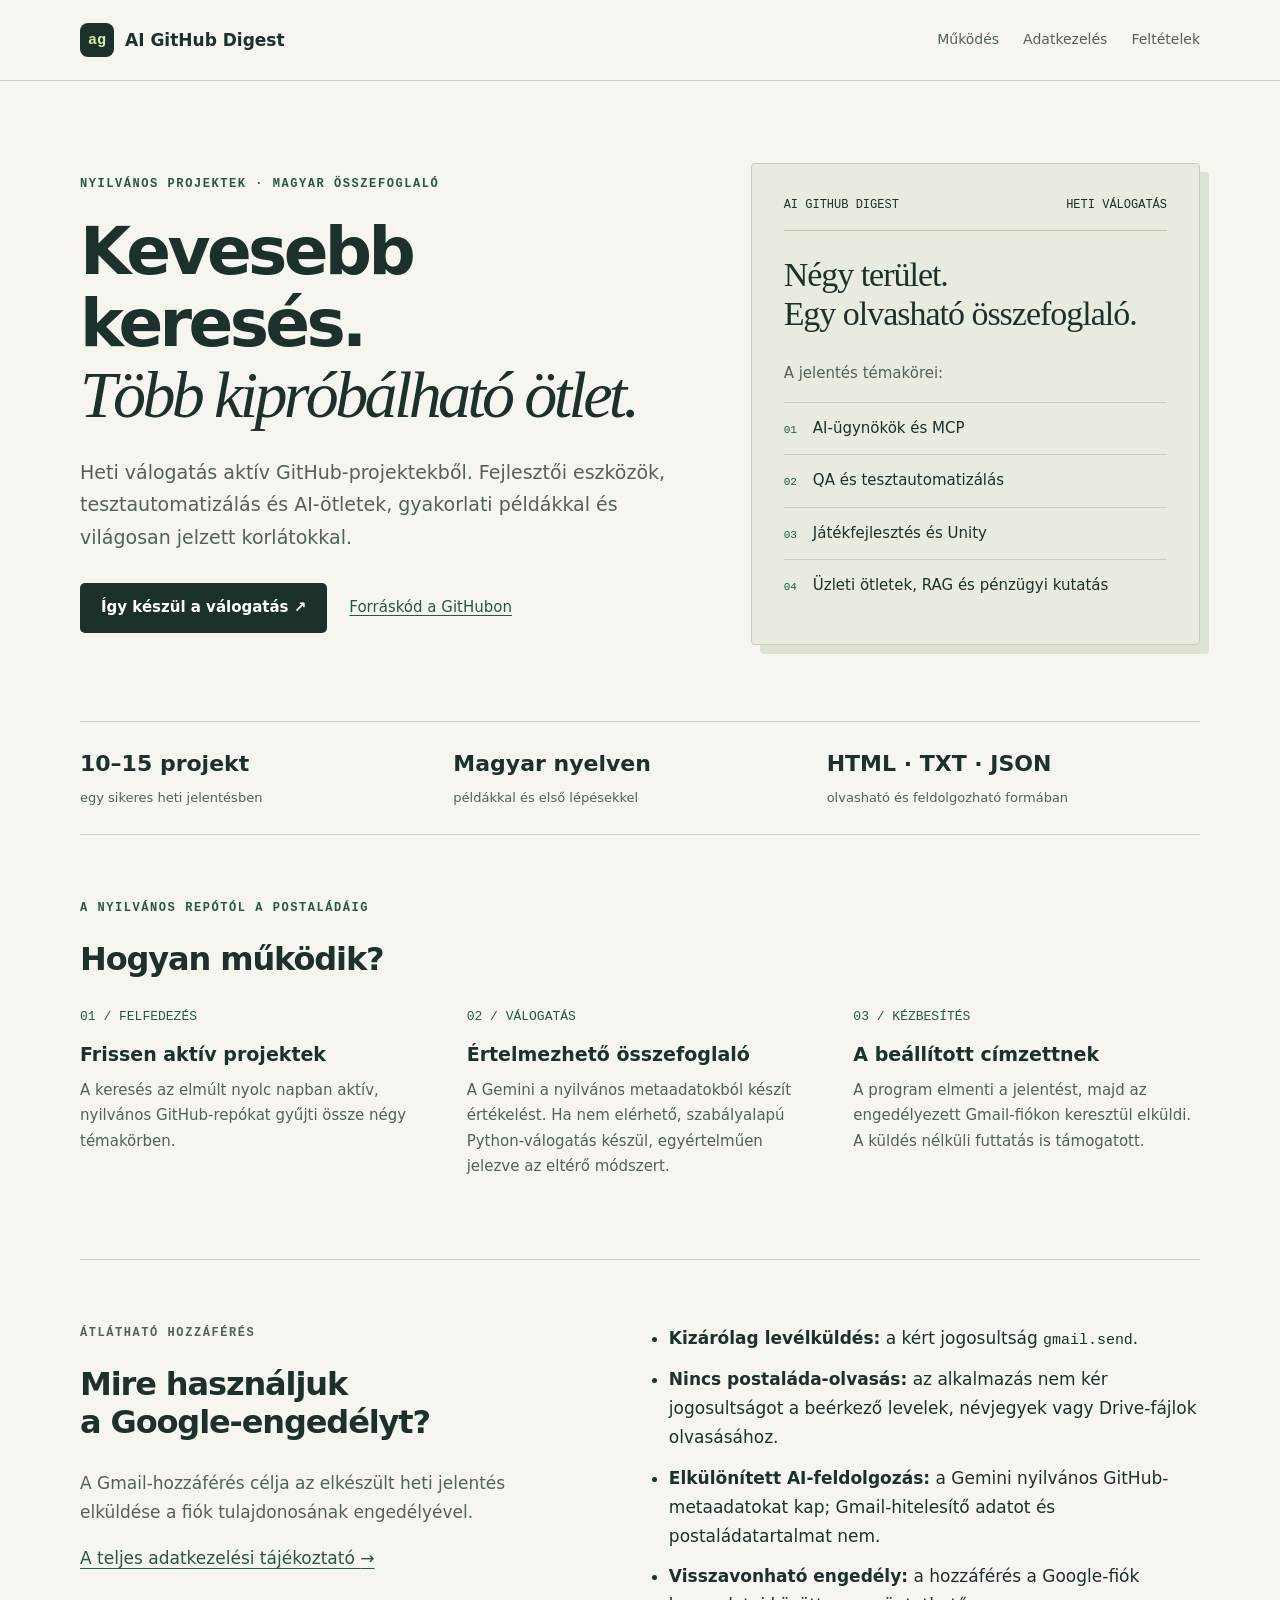
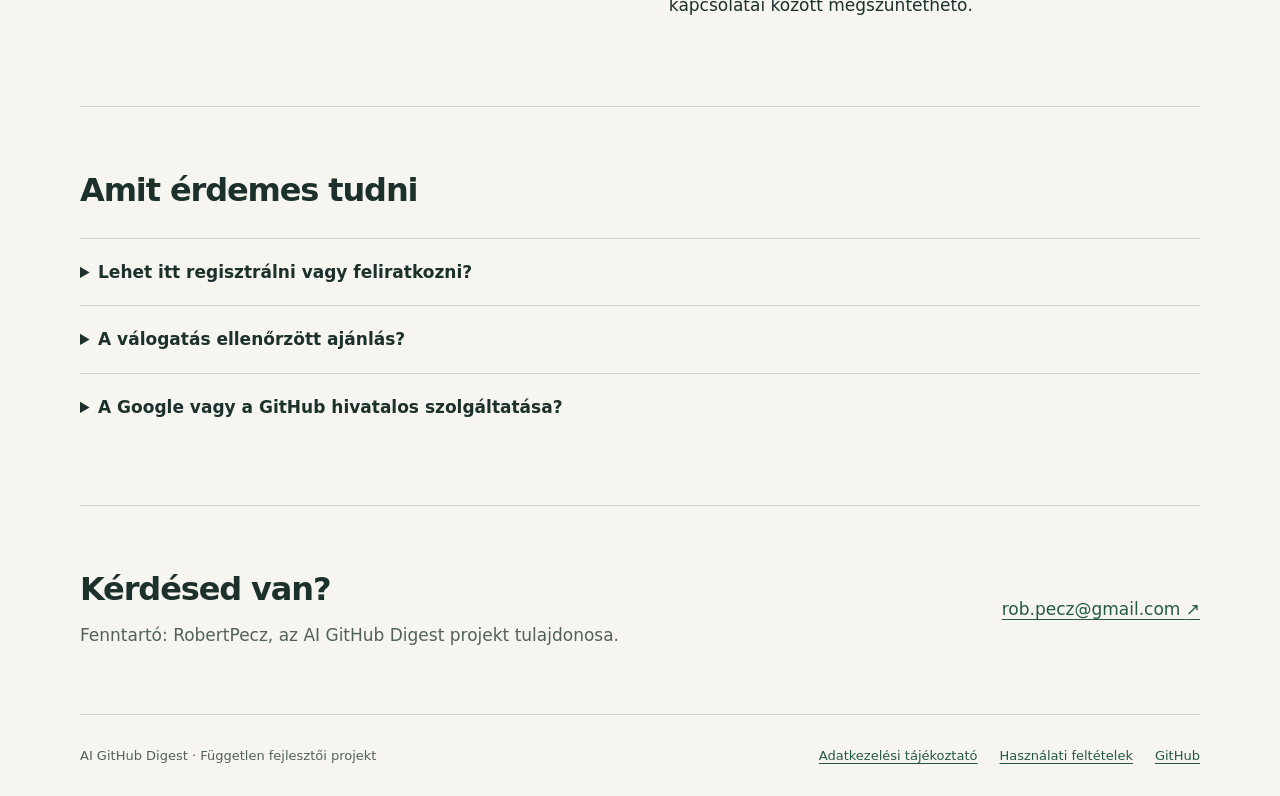
<file: docs/index.html>
<!doctype html>
<html lang="hu">
<head>
  <meta charset="utf-8">
  <meta name="viewport" content="width=device-width, initial-scale=1">
  <meta name="description" content="Az AI GitHub Digest nyilvános GitHub-projektekből készít heti magyar összefoglalót, és engedélyezett Gmail-fiókon keresztül kézbesíti.">
  <meta name="theme-color" content="#1c302c">
  <title>AI GitHub Digest — heti fejlesztői válogatás</title>
  <link rel="stylesheet" href="styles.css">
</head>
<body>
  <a class="skip" href="#main">Ugrás a tartalomra</a>
  <header><div class="wrap header-inner">
    <a class="brand" href="index.html" aria-label="AI GitHub Digest főoldal"><span class="mark" aria-hidden="true">ag</span>AI GitHub Digest</a>
    <nav aria-label="Fő navigáció"><a href="#mukodes">Működés</a><a href="privacy.html">Adatkezelés</a><a href="terms.html">Feltételek</a></nav>
  </div></header>
  <main id="main" class="wrap">
    <section class="hero" aria-labelledby="title">
      <div>
        <p class="eyebrow">Nyilvános projektek · Magyar összefoglaló</p>
        <h1 id="title">Kevesebb keresés.<br><em>Több kipróbálható ötlet.</em></h1>
        <p class="lead">Heti válogatás aktív GitHub-projektekből. Fejlesztői eszközök, tesztautomatizálás és AI-ötletek, gyakorlati példákkal és világosan jelzett korlátokkal.</p>
        <div class="actions"><a class="button" href="#mukodes">Így készül a válogatás <span aria-hidden="true">↗</span></a><a href="https://github.com/RobertPecz/ai-github-digest">Forráskód a GitHubon</a></div>
      </div>
      <aside class="edition" aria-label="A válogatás témái">
        <div class="edition-top"><span>AI GITHUB DIGEST</span><span>HETI VÁLOGATÁS</span></div>
        <h2>Négy terület.<br>Egy olvasható összefoglaló.</h2>
        <p>A jelentés témakörei:</p>
        <div class="topic"><span>01</span>AI-ügynökök és MCP</div>
        <div class="topic"><span>02</span>QA és tesztautomatizálás</div>
        <div class="topic"><span>03</span>Játékfejlesztés és Unity</div>
        <div class="topic"><span>04</span>Üzleti ötletek, RAG és pénzügyi kutatás</div>
      </aside>
    </section>
    <div class="facts" aria-label="A jelentés jellemzői">
      <div><strong>10–15 projekt</strong><span>egy sikeres heti jelentésben</span></div>
      <div><strong>Magyar nyelven</strong><span>példákkal és első lépésekkel</span></div>
      <div><strong>HTML · TXT · JSON</strong><span>olvasható és feldolgozható formában</span></div>
    </div>
    <section class="section" id="mukodes" aria-labelledby="how-title">
      <p class="eyebrow">A nyilvános repótól a postaládáig</p>
      <h2 id="how-title">Hogyan működik?</h2>
      <ol class="steps">
        <li><span class="number">01 / FELFEDEZÉS</span><h3>Frissen aktív projektek</h3><p>A keresés az elmúlt nyolc napban aktív, nyilvános GitHub-repókat gyűjti össze négy témakörben.</p></li>
        <li><span class="number">02 / VÁLOGATÁS</span><h3>Értelmezhető összefoglaló</h3><p>A Gemini a nyilvános metaadatokból készít értékelést. Ha nem elérhető, szabályalapú Python-válogatás készül, egyértelműen jelezve az eltérő módszert.</p></li>
        <li><span class="number">03 / KÉZBESÍTÉS</span><h3>A beállított címzettnek</h3><p>A program elmenti a jelentést, majd az engedélyezett Gmail-fiókon keresztül elküldi. A küldés nélküli futtatás is támogatott.</p></li>
      </ol>
    </section>
    <section class="section access" aria-labelledby="access-title">
      <div><p class="eyebrow">Átlátható hozzáférés</p><h2 id="access-title">Mire használjuk<br>a Google-engedélyt?</h2><p>A Gmail-hozzáférés célja az elkészült heti jelentés elküldése a fiók tulajdonosának engedélyével.</p><a href="privacy.html">A teljes adatkezelési tájékoztató <span aria-hidden="true">→</span></a></div>
      <div><ul><li><strong>Kizárólag levélküldés:</strong> a kért jogosultság <code>gmail.send</code>.</li><li><strong>Nincs postaláda-olvasás:</strong> az alkalmazás nem kér jogosultságot a beérkező levelek, névjegyek vagy Drive-fájlok olvasásához.</li><li><strong>Elkülönített AI-feldolgozás:</strong> a Gemini nyilvános GitHub-metaadatokat kap; Gmail-hitelesítő adatot és postaládatartalmat nem.</li><li><strong>Visszavonható engedély:</strong> a hozzáférés a Google-fiók kapcsolatai között megszüntethető.</li></ul></div>
    </section>
    <section class="section" aria-labelledby="questions-title">
      <h2 id="questions-title">Amit érdemes tudni</h2>
      <details><summary>Lehet itt regisztrálni vagy feliratkozni?</summary><p>A projekt jelenleg személyes automatizálás. Ez az oldal a működését és adatkezelését mutatja be; nincs nyilvános regisztráció vagy hírlevél-feliratkozás.</p></details>
      <details><summary>A válogatás ellenőrzött ajánlás?</summary><p>A leírások GitHub-metaadatokra épülnek, és nem jelentenek kódauditot. A licenceket, függőségeket és a projektek tényleges működését használat előtt külön ellenőrizni kell. Az üzleti ötletek nem igazolt bevételi ígéretek.</p></details>
      <details><summary>A Google vagy a GitHub hivatalos szolgáltatása?</summary><p>Nem. Az AI GitHub Digest független projekt, amely a GitHub és a Google API-jait használja. A megnevezések a használt szolgáltatásokat azonosítják, és nem jelentenek jóváhagyást vagy partnerséget.</p></details>
    </section>
    <section class="section contact" aria-labelledby="contact-title"><div><h2 id="contact-title">Kérdésed van?</h2><p>Fenntartó: RobertPecz, az AI GitHub Digest projekt tulajdonosa.</p></div><a href="mailto:rob.pecz@gmail.com">rob.pecz@gmail.com <span aria-hidden="true">↗</span></a></section>
  </main>
  <footer><div class="wrap footer-inner"><span>AI GitHub Digest · Független fejlesztői projekt</span><div class="footer-links"><a href="privacy.html">Adatkezelési tájékoztató</a><a href="terms.html">Használati feltételek</a><a href="https://github.com/RobertPecz/ai-github-digest">GitHub</a></div></div></footer>
</body>
</html>
</file>
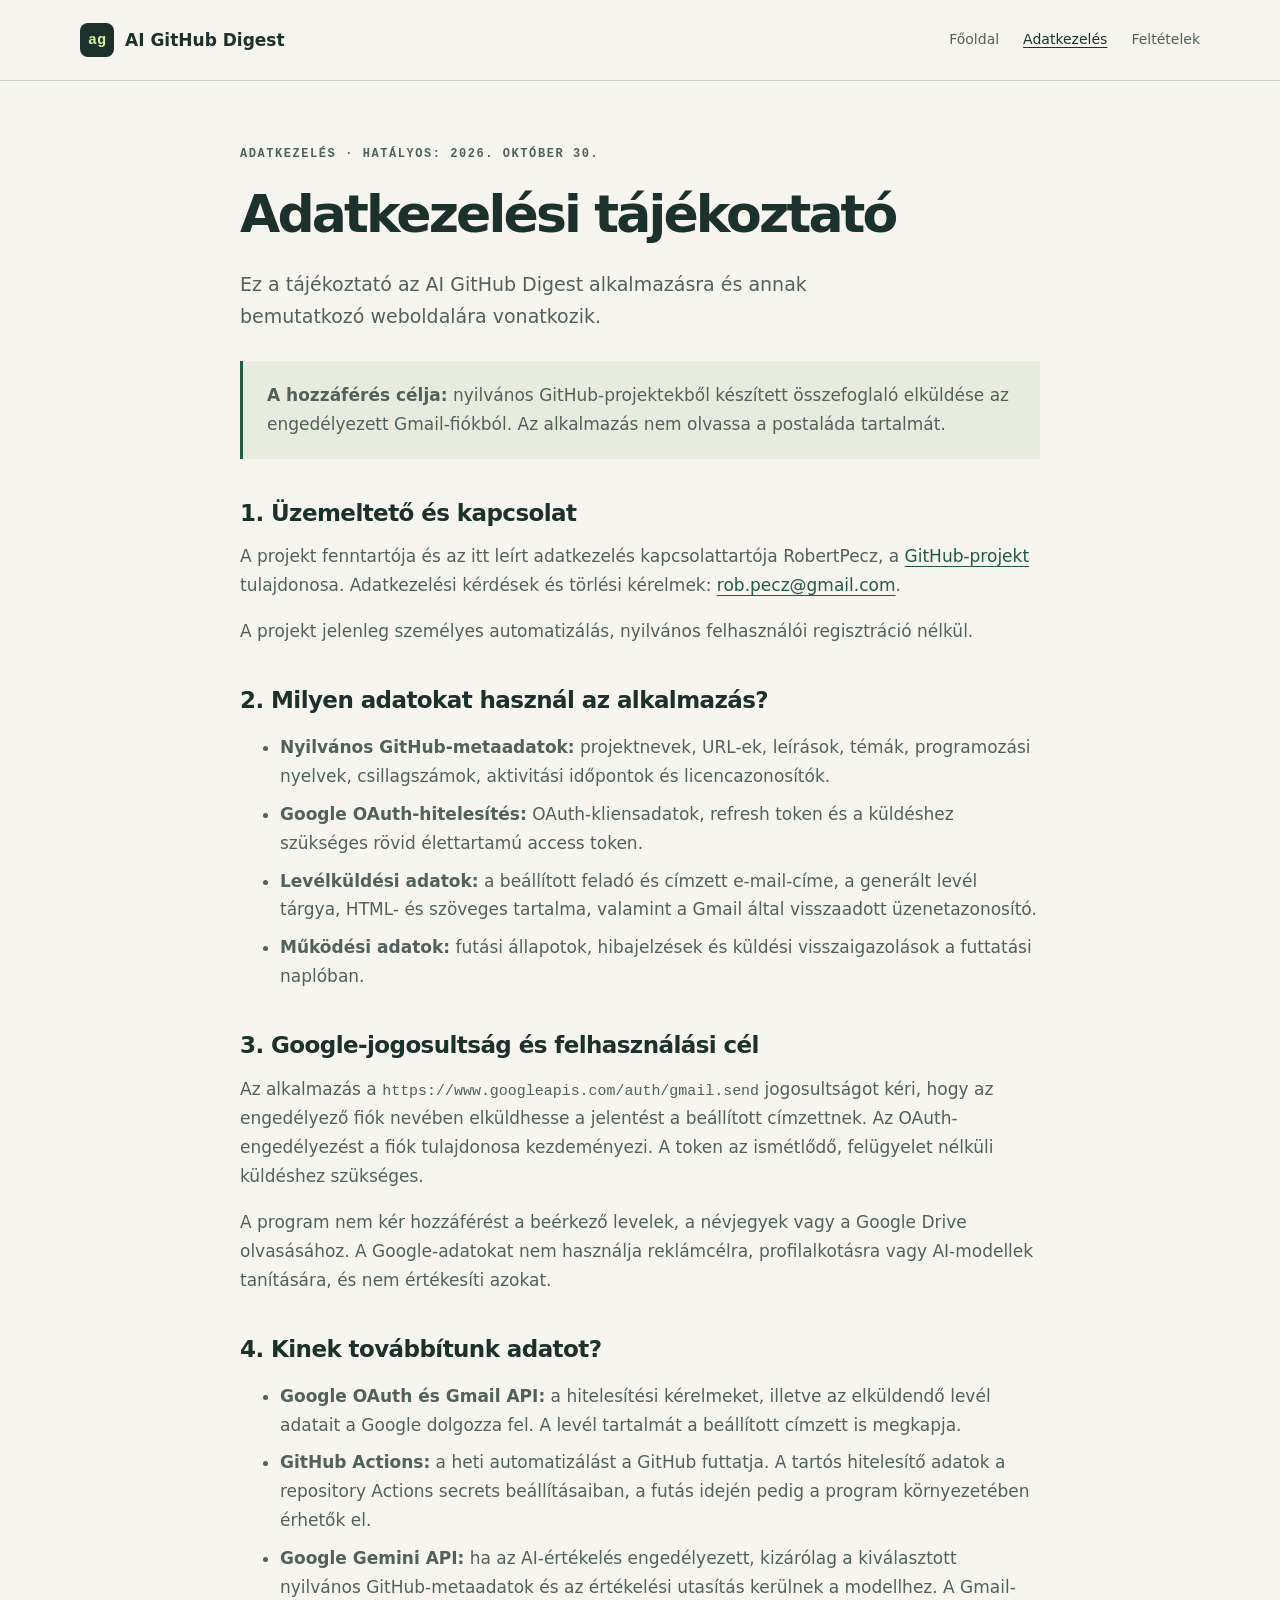
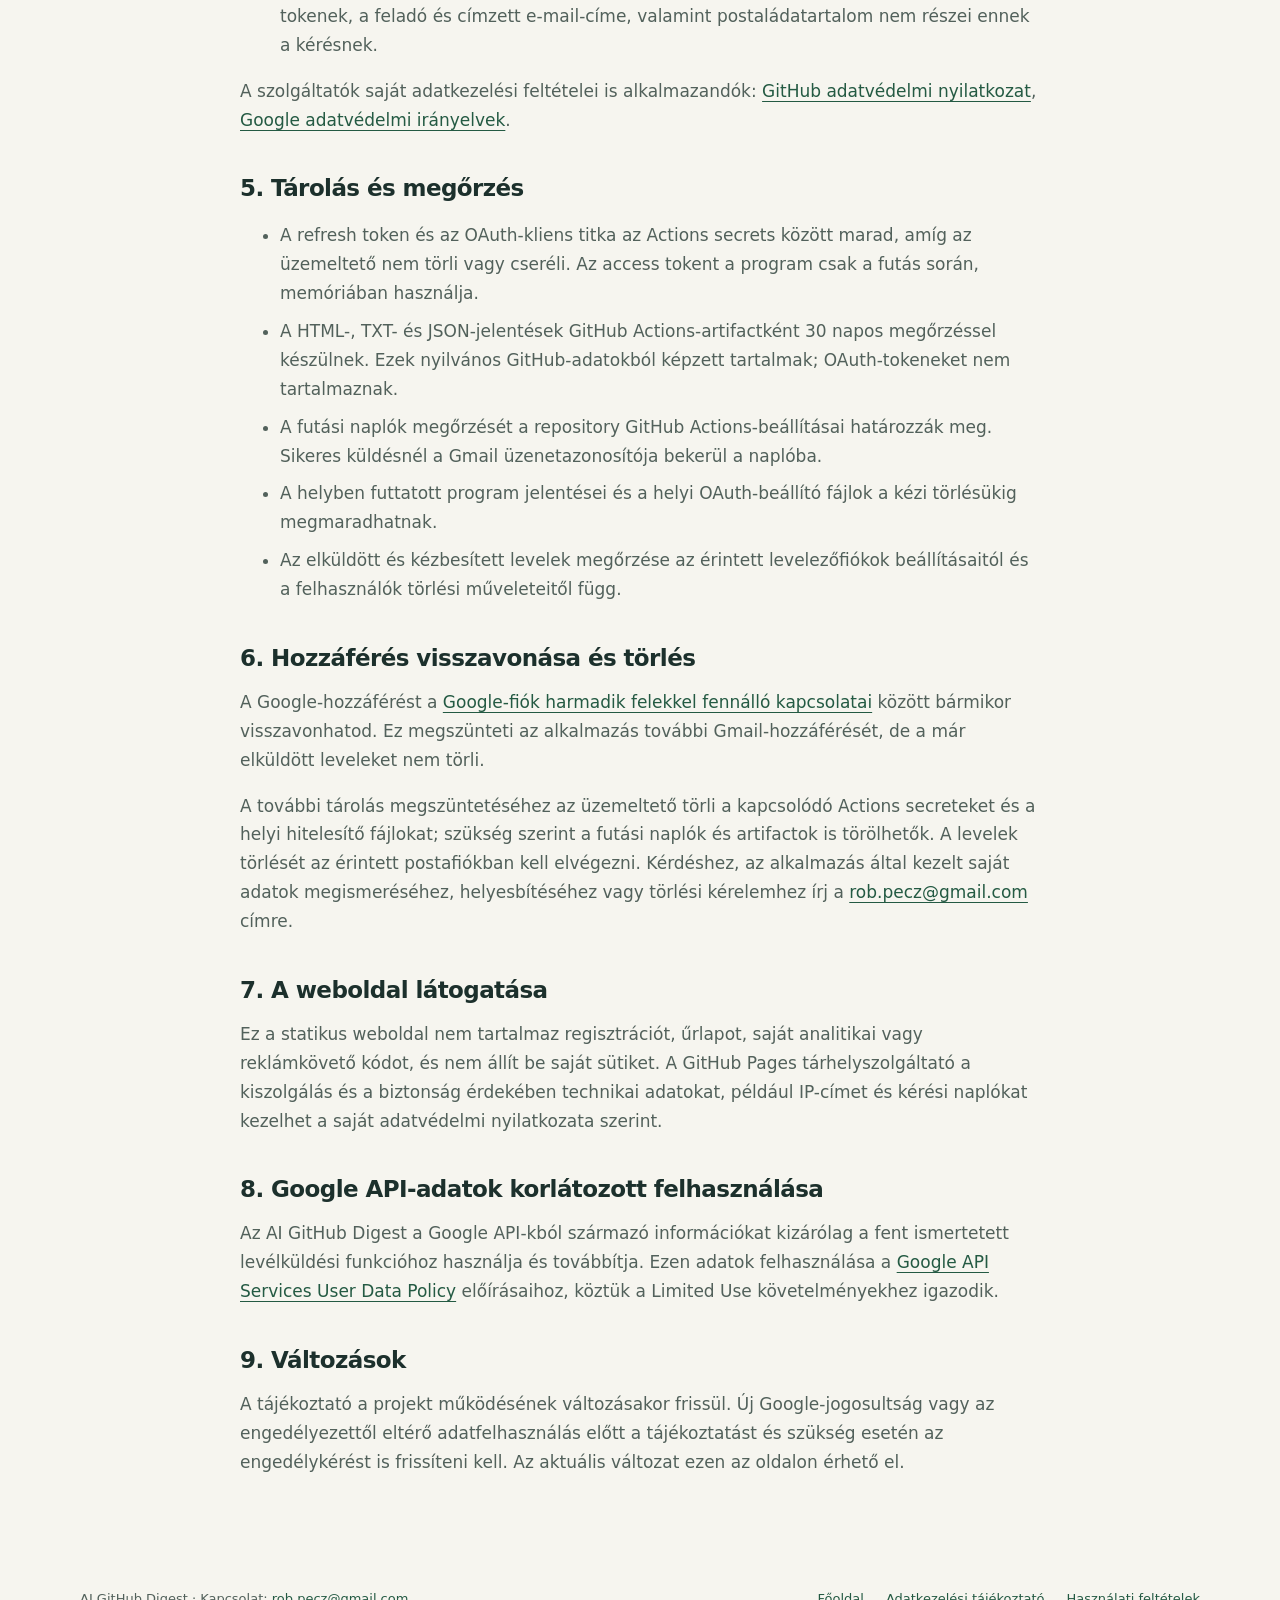
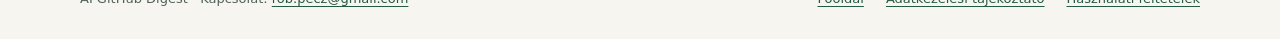
<file: docs/privacy.html>
<!doctype html>
<html lang="hu">
<head>
  <meta charset="utf-8">
  <meta name="viewport" content="width=device-width, initial-scale=1">
  <meta name="description" content="Az AI GitHub Digest adatkezelése: Gmail-engedélyek, adattovábbítás, megőrzés és a hozzáférés visszavonása.">
  <title>Adatkezelési tájékoztató — AI GitHub Digest</title>
  <link rel="stylesheet" href="styles.css">
</head>
<body>
  <a class="skip" href="#main">Ugrás a tartalomra</a>
  <header><div class="wrap header-inner">
    <a class="brand" href="index.html"><span class="mark" aria-hidden="true">ag</span>AI GitHub Digest</a>
    <nav aria-label="Fő navigáció"><a href="index.html">Főoldal</a><a href="privacy.html" aria-current="page">Adatkezelés</a><a href="terms.html">Feltételek</a></nav>
  </div></header>
  <main id="main" class="wrap legal">
    <p class="eyebrow">Adatkezelés · Hatályos: 2026. október 30.</p>
    <h1>Adatkezelési tájékoztató</h1>
    <p class="lead">Ez a tájékoztató az AI GitHub Digest alkalmazásra és annak bemutatkozó weboldalára vonatkozik.</p>
    <div class="notice"><p><strong>A hozzáférés célja:</strong> nyilvános GitHub-projektekből készített összefoglaló elküldése az engedélyezett Gmail-fiókból. Az alkalmazás nem olvassa a postaláda tartalmát.</p></div>
    <h2>1. Üzemeltető és kapcsolat</h2>
    <p>A projekt fenntartója és az itt leírt adatkezelés kapcsolattartója RobertPecz, a <a href="https://github.com/RobertPecz/ai-github-digest">GitHub-projekt</a> tulajdonosa. Adatkezelési kérdések és törlési kérelmek: <a href="mailto:rob.pecz@gmail.com">rob.pecz@gmail.com</a>.</p>
    <p>A projekt jelenleg személyes automatizálás, nyilvános felhasználói regisztráció nélkül.</p>
    <h2>2. Milyen adatokat használ az alkalmazás?</h2>
    <ul>
      <li><strong>Nyilvános GitHub-metaadatok:</strong> projektnevek, URL-ek, leírások, témák, programozási nyelvek, csillagszámok, aktivitási időpontok és licencazonosítók.</li>
      <li><strong>Google OAuth-hitelesítés:</strong> OAuth-kliensadatok, refresh token és a küldéshez szükséges rövid élettartamú access token.</li>
      <li><strong>Levélküldési adatok:</strong> a beállított feladó és címzett e-mail-címe, a generált levél tárgya, HTML- és szöveges tartalma, valamint a Gmail által visszaadott üzenetazonosító.</li>
      <li><strong>Működési adatok:</strong> futási állapotok, hibajelzések és küldési visszaigazolások a futtatási naplóban.</li>
    </ul>
    <h2>3. Google-jogosultság és felhasználási cél</h2>
    <p>Az alkalmazás a <code>https://www.googleapis.com/auth/gmail.send</code> jogosultságot kéri, hogy az engedélyező fiók nevében elküldhesse a jelentést a beállított címzettnek. Az OAuth-engedélyezést a fiók tulajdonosa kezdeményezi. A token az ismétlődő, felügyelet nélküli küldéshez szükséges.</p>
    <p>A program nem kér hozzáférést a beérkező levelek, a névjegyek vagy a Google Drive olvasásához. A Google-adatokat nem használja reklámcélra, profilalkotásra vagy AI-modellek tanítására, és nem értékesíti azokat.</p>
    <h2>4. Kinek továbbítunk adatot?</h2>
    <ul>
      <li><strong>Google OAuth és Gmail API:</strong> a hitelesítési kérelmeket, illetve az elküldendő levél adatait a Google dolgozza fel. A levél tartalmát a beállított címzett is megkapja.</li>
      <li><strong>GitHub Actions:</strong> a heti automatizálást a GitHub futtatja. A tartós hitelesítő adatok a repository Actions secrets beállításaiban, a futás idején pedig a program környezetében érhetők el.</li>
      <li><strong>Google Gemini API:</strong> ha az AI-értékelés engedélyezett, kizárólag a kiválasztott nyilvános GitHub-metaadatok és az értékelési utasítás kerülnek a modellhez. A Gmail-tokenek, a feladó és címzett e-mail-címe, valamint postaládatartalom nem részei ennek a kérésnek.</li>
    </ul>
    <p>A szolgáltatók saját adatkezelési feltételei is alkalmazandók: <a href="https://docs.github.com/en/site-policy/privacy-policies/github-general-privacy-statement">GitHub adatvédelmi nyilatkozat</a>, <a href="https://policies.google.com/privacy">Google adatvédelmi irányelvek</a>.</p>
    <h2>5. Tárolás és megőrzés</h2>
    <ul>
      <li>A refresh token és az OAuth-kliens titka az Actions secrets között marad, amíg az üzemeltető nem törli vagy cseréli. Az access tokent a program csak a futás során, memóriában használja.</li>
      <li>A HTML-, TXT- és JSON-jelentések GitHub Actions-artifactként 30 napos megőrzéssel készülnek. Ezek nyilvános GitHub-adatokból képzett tartalmak; OAuth-tokeneket nem tartalmaznak.</li>
      <li>A futási naplók megőrzését a repository GitHub Actions-beállításai határozzák meg. Sikeres küldésnél a Gmail üzenetazonosítója bekerül a naplóba.</li>
      <li>A helyben futtatott program jelentései és a helyi OAuth-beállító fájlok a kézi törlésükig megmaradhatnak.</li>
      <li>Az elküldött és kézbesített levelek megőrzése az érintett levelezőfiókok beállításaitól és a felhasználók törlési műveleteitől függ.</li>
    </ul>
    <h2>6. Hozzáférés visszavonása és törlés</h2>
    <p>A Google-hozzáférést a <a href="https://myaccount.google.com/connections">Google-fiók harmadik felekkel fennálló kapcsolatai</a> között bármikor visszavonhatod. Ez megszünteti az alkalmazás további Gmail-hozzáférését, de a már elküldött leveleket nem törli.</p>
    <p>A további tárolás megszüntetéséhez az üzemeltető törli a kapcsolódó Actions secreteket és a helyi hitelesítő fájlokat; szükség szerint a futási naplók és artifactok is törölhetők. A levelek törlését az érintett postafiókban kell elvégezni. Kérdéshez, az alkalmazás által kezelt saját adatok megismeréséhez, helyesbítéséhez vagy törlési kérelemhez írj a <a href="mailto:rob.pecz@gmail.com">rob.pecz@gmail.com</a> címre.</p>
    <h2>7. A weboldal látogatása</h2>
    <p>Ez a statikus weboldal nem tartalmaz regisztrációt, űrlapot, saját analitikai vagy reklámkövető kódot, és nem állít be saját sütiket. A GitHub Pages tárhelyszolgáltató a kiszolgálás és a biztonság érdekében technikai adatokat, például IP-címet és kérési naplókat kezelhet a saját adatvédelmi nyilatkozata szerint.</p>
    <h2>8. Google API-adatok korlátozott felhasználása</h2>
    <p>Az AI GitHub Digest a Google API-kból származó információkat kizárólag a fent ismertetett levélküldési funkcióhoz használja és továbbítja. Ezen adatok felhasználása a <a href="https://developers.google.com/terms/api-services-user-data-policy">Google API Services User Data Policy</a> előírásaihoz, köztük a Limited Use követelményekhez igazodik.</p>
    <h2>9. Változások</h2>
    <p>A tájékoztató a projekt működésének változásakor frissül. Új Google-jogosultság vagy az engedélyezettől eltérő adatfelhasználás előtt a tájékoztatást és szükség esetén az engedélykérést is frissíteni kell. Az aktuális változat ezen az oldalon érhető el.</p>
  </main>
  <footer><div class="wrap footer-inner"><span>AI GitHub Digest · Kapcsolat: <a href="mailto:rob.pecz@gmail.com">rob.pecz@gmail.com</a></span><div class="footer-links"><a href="index.html">Főoldal</a><a href="privacy.html">Adatkezelési tájékoztató</a><a href="terms.html">Használati feltételek</a></div></div></footer>
</body>
</html>
</file>
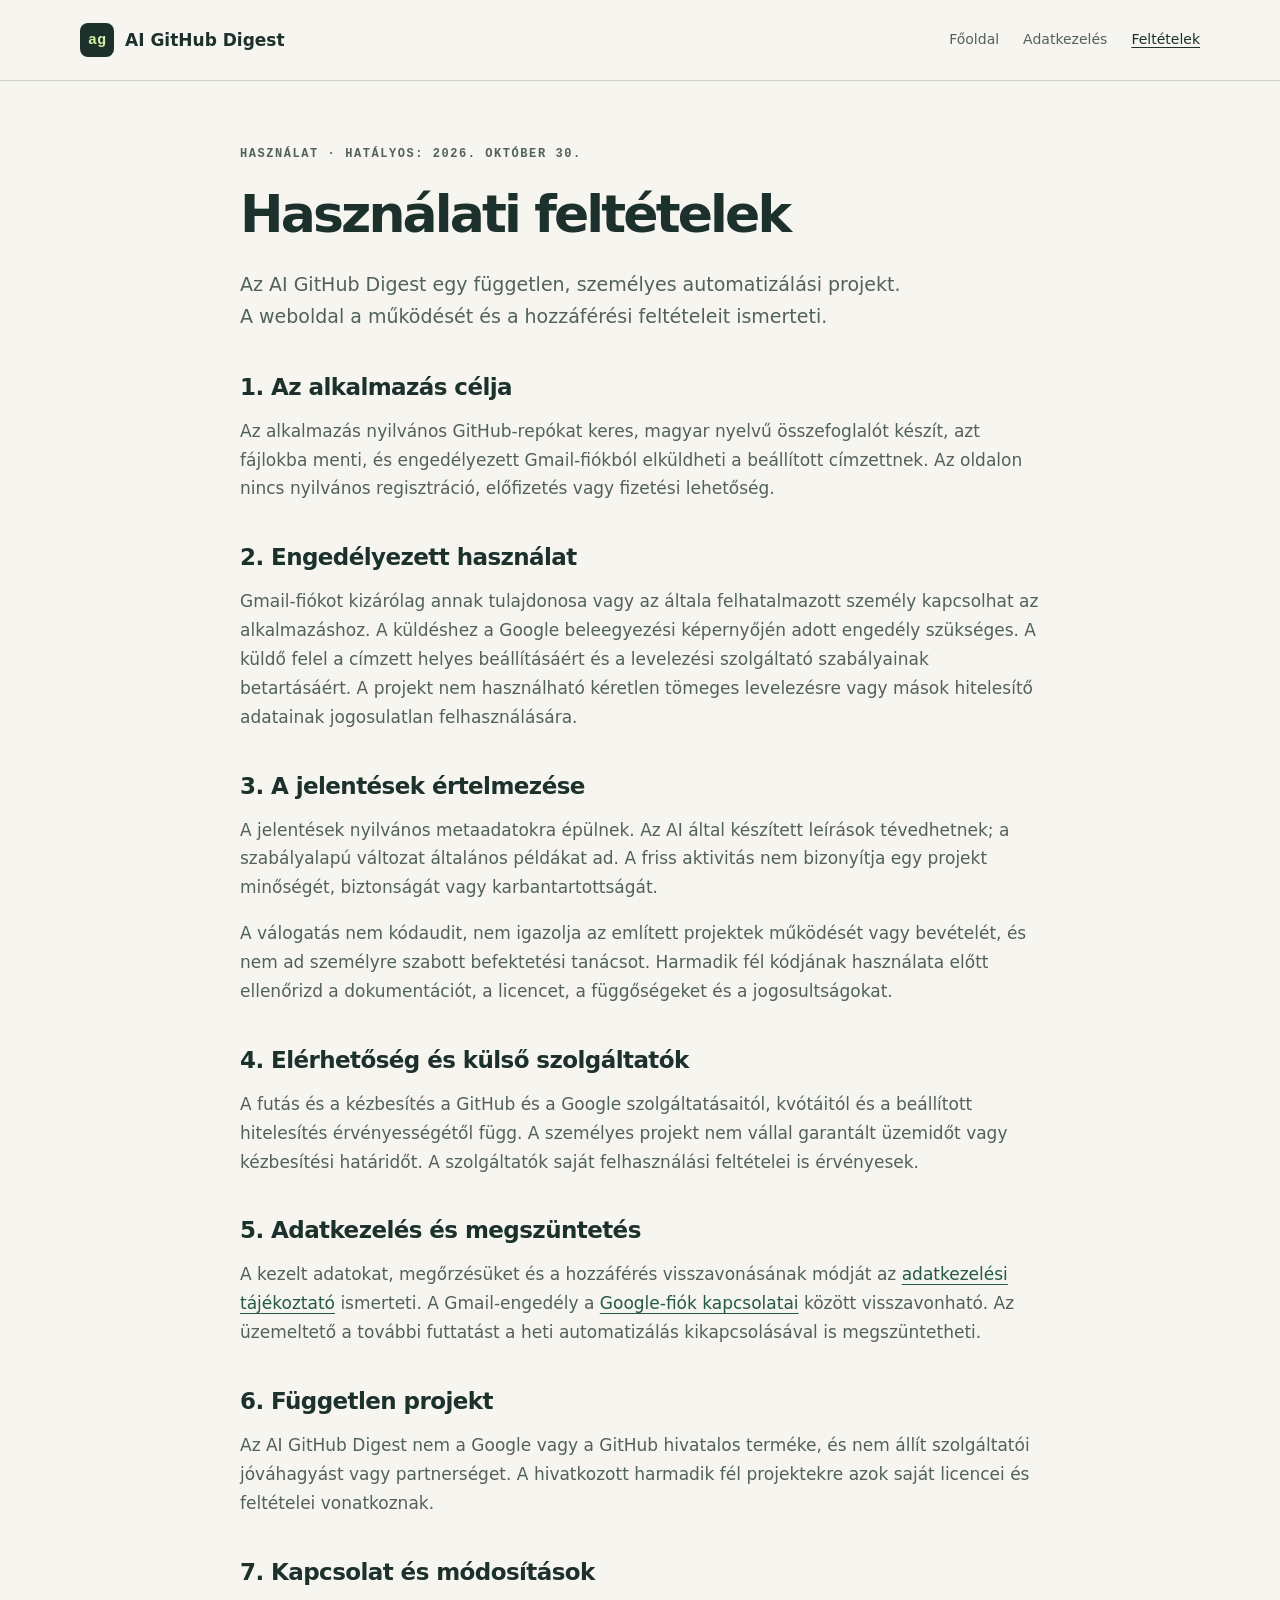
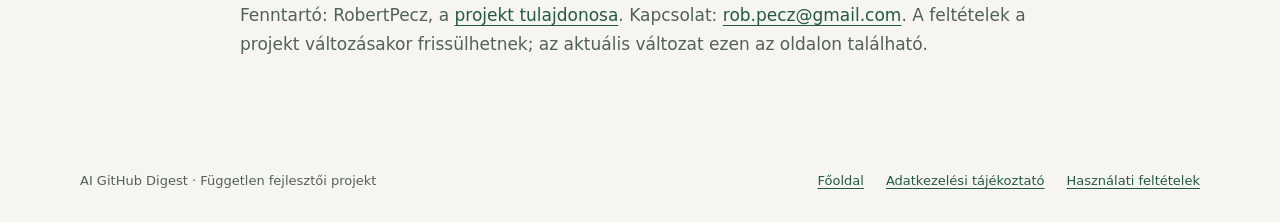
<file: docs/terms.html>
<!doctype html>
<html lang="hu">
<head>
  <meta charset="utf-8">
  <meta name="viewport" content="width=device-width, initial-scale=1">
  <meta name="description" content="Az AI GitHub Digest használati feltételei: személyes automatizálás, engedélyezett levélküldés és a jelentések korlátai.">
  <title>Használati feltételek — AI GitHub Digest</title>
  <link rel="stylesheet" href="styles.css">
</head>
<body>
  <a class="skip" href="#main">Ugrás a tartalomra</a>
  <header><div class="wrap header-inner">
    <a class="brand" href="index.html"><span class="mark" aria-hidden="true">ag</span>AI GitHub Digest</a>
    <nav aria-label="Fő navigáció"><a href="index.html">Főoldal</a><a href="privacy.html">Adatkezelés</a><a href="terms.html" aria-current="page">Feltételek</a></nav>
  </div></header>
  <main id="main" class="wrap legal">
    <p class="eyebrow">Használat · Hatályos: 2026. október 30.</p>
    <h1>Használati feltételek</h1>
    <p class="lead">Az AI GitHub Digest egy független, személyes automatizálási projekt. A weboldal a működését és a hozzáférési feltételeit ismerteti.</p>
    <h2>1. Az alkalmazás célja</h2>
    <p>Az alkalmazás nyilvános GitHub-repókat keres, magyar nyelvű összefoglalót készít, azt fájlokba menti, és engedélyezett Gmail-fiókból elküldheti a beállított címzettnek. Az oldalon nincs nyilvános regisztráció, előfizetés vagy fizetési lehetőség.</p>
    <h2>2. Engedélyezett használat</h2>
    <p>Gmail-fiókot kizárólag annak tulajdonosa vagy az általa felhatalmazott személy kapcsolhat az alkalmazáshoz. A küldéshez a Google beleegyezési képernyőjén adott engedély szükséges. A küldő felel a címzett helyes beállításáért és a levelezési szolgáltató szabályainak betartásáért. A projekt nem használható kéretlen tömeges levelezésre vagy mások hitelesítő adatainak jogosulatlan felhasználására.</p>
    <h2>3. A jelentések értelmezése</h2>
    <p>A jelentések nyilvános metaadatokra épülnek. Az AI által készített leírások tévedhetnek; a szabályalapú változat általános példákat ad. A friss aktivitás nem bizonyítja egy projekt minőségét, biztonságát vagy karbantartottságát.</p>
    <p>A válogatás nem kódaudit, nem igazolja az említett projektek működését vagy bevételét, és nem ad személyre szabott befektetési tanácsot. Harmadik fél kódjának használata előtt ellenőrizd a dokumentációt, a licencet, a függőségeket és a jogosultságokat.</p>
    <h2>4. Elérhetőség és külső szolgáltatók</h2>
    <p>A futás és a kézbesítés a GitHub és a Google szolgáltatásaitól, kvótáitól és a beállított hitelesítés érvényességétől függ. A személyes projekt nem vállal garantált üzemidőt vagy kézbesítési határidőt. A szolgáltatók saját felhasználási feltételei is érvényesek.</p>
    <h2>5. Adatkezelés és megszüntetés</h2>
    <p>A kezelt adatokat, megőrzésüket és a hozzáférés visszavonásának módját az <a href="privacy.html">adatkezelési tájékoztató</a> ismerteti. A Gmail-engedély a <a href="https://myaccount.google.com/connections">Google-fiók kapcsolatai</a> között visszavonható. Az üzemeltető a további futtatást a heti automatizálás kikapcsolásával is megszüntetheti.</p>
    <h2>6. Független projekt</h2>
    <p>Az AI GitHub Digest nem a Google vagy a GitHub hivatalos terméke, és nem állít szolgáltatói jóváhagyást vagy partnerséget. A hivatkozott harmadik fél projektekre azok saját licencei és feltételei vonatkoznak.</p>
    <h2>7. Kapcsolat és módosítások</h2>
    <p>Fenntartó: RobertPecz, a <a href="https://github.com/RobertPecz/ai-github-digest">projekt tulajdonosa</a>. Kapcsolat: <a href="mailto:rob.pecz@gmail.com">rob.pecz@gmail.com</a>. A feltételek a projekt változásakor frissülhetnek; az aktuális változat ezen az oldalon található.</p>
  </main>
  <footer><div class="wrap footer-inner"><span>AI GitHub Digest · Független fejlesztői projekt</span><div class="footer-links"><a href="index.html">Főoldal</a><a href="privacy.html">Adatkezelési tájékoztató</a><a href="terms.html">Használati feltételek</a></div></div></footer>
</body>
</html>
</file>
<file: docs/styles.css>
:root {
  color-scheme: light;
  --paper: #f6f5ef;
  --ink: #1c302c;
  --muted: #52615b;
  --line: #ccd2c5;
  --green: #245a43;
  --lime: #d9eea1;
}
* { box-sizing: border-box; }
html { scroll-behavior: smooth; }
body { margin: 0; background: var(--paper); color: var(--ink); font: 17px/1.7 system-ui, sans-serif; }
a { color: var(--green); text-underline-offset: .22em; }
a:hover { text-decoration-thickness: 2px; }
a:focus-visible, summary:focus-visible { outline: 3px solid var(--green); outline-offset: 5px; }
.wrap { width: min(1120px, calc(100% - 64px)); margin-inline: auto; }
.skip { position: absolute; left: 20px; top: -100px; padding: 12px; background: white; z-index: 5; }
.skip:focus { top: 8px; }
header { border-bottom: 1px solid var(--line); }
.header-inner { display: flex; align-items: center; justify-content: space-between; gap: 24px; padding-block: 23px; }
.brand { display: flex; gap: 11px; align-items: center; color: var(--ink); font-size: 17px; font-weight: 750; text-decoration: none; }
.mark { display: grid; place-items: center; width: 34px; height: 34px; background: var(--ink); color: var(--lime); border-radius: 8px; font: 700 15px/1 monospace; }
nav { display: flex; flex-wrap: wrap; gap: 10px 24px; font-size: 14px; }
nav a { color: var(--muted); text-decoration: none; }
nav a[aria-current="page"] { color: var(--ink); text-decoration: underline; }
.eyebrow { margin: 0 0 23px; color: var(--green); font: 650 12px/1.5 ui-monospace, monospace; letter-spacing: .13em; text-transform: uppercase; }
.hero { display: grid; grid-template-columns: 1.35fr 1fr; gap: 64px; align-items: center; padding-block: 82px 76px; }
h1, h2, h3, p { margin-top: 0; }
h1 { font-size: clamp(42px, 5.2vw, 66px); line-height: 1.08; letter-spacing: -.055em; font-weight: 650; margin-bottom: 26px; }
h1 em { font-family: Georgia, serif; font-weight: 400; }
.lead { max-width: 56ch; color: var(--muted); font-size: 19px; }
.button { display: inline-block; background: var(--ink); color: white; border-radius: 5px; padding: 12px 21px; text-decoration: none; font-size: 15px; font-weight: 600; }
.actions { display: flex; flex-wrap: wrap; align-items: center; gap: 22px; margin-top: 30px; font-size: 15px; }
.edition { background: #e8ecdf; border: 1px solid #c5cfbc; padding: 32px; border-radius: 4px; box-shadow: 9px 9px 0 #dce3d2; }
.edition-top { display: flex; justify-content: space-between; gap: 10px; border-bottom: 1px solid #bec9b4; padding-bottom: 16px; margin-bottom: 24px; font: 12px/1.5 ui-monospace, monospace; }
.edition h2 { font: 34px/1.15 Georgia, serif; letter-spacing: -.03em; }
.edition p { color: var(--muted); font-size: 15px; }
.topic { display: flex; gap: 16px; align-items: baseline; padding-block: 13px; border-top: 1px solid #c5cfbc; font-size: 15px; }
.topic span { font: 11px/1.5 ui-monospace, monospace; color: var(--green); }
.facts { display: grid; grid-template-columns: repeat(3, 1fr); border-block: 1px solid var(--line); }
.facts div { padding: 23px 0; }
.facts strong { display: block; font-size: 22px; font-weight: 600; }
.facts span { color: var(--muted); font-size: 13px; }
.section { padding-block: 64px; border-bottom: 1px solid var(--line); }
.section h2 { font-size: 32px; line-height: 1.2; letter-spacing: -.035em; margin-bottom: 28px; }
.steps { list-style: none; padding: 0; margin: 0; display: grid; grid-template-columns: repeat(3, 1fr); gap: 40px; }
.steps .number { display: block; color: var(--green); font: 13px/1.5 ui-monospace, monospace; margin-bottom: 15px; }
h3 { font-size: 19px; line-height: 1.4; margin-bottom: 10px; }
.steps p, .small { color: var(--muted); font-size: 15px; }
.access { display: grid; grid-template-columns: 1fr 1.1fr; gap: 64px; }
.access p { color: var(--muted); }
.access ul { margin: 0 0 22px; padding-left: 22px; }
.access li { margin-bottom: 12px; }
details { padding-block: 19px; border-top: 1px solid var(--line); }
summary { cursor: pointer; font-weight: 600; }
details p { margin: 12px 0 0; color: var(--muted); max-width: 78ch; }
.contact { display: flex; align-items: center; justify-content: space-between; gap: 32px; }
.contact h2 { margin-bottom: 12px; }
.contact p { margin-bottom: 0; color: var(--muted); }
footer { padding-block: 30px; font-size: 13px; color: var(--muted); }
.footer-inner { display: flex; justify-content: space-between; align-items: baseline; gap: 20px; }
.footer-links { display: flex; flex-wrap: wrap; gap: 12px 22px; }
.legal { max-width: 800px; padding-block: 64px; }
.legal h1 { font-size: clamp(35px, 5vw, 52px); }
.legal h2 { font-size: 23px; line-height: 1.3; letter-spacing: -.025em; margin: 40px 0 14px; }
.legal p, .legal li { color: var(--muted); }
.legal li { margin-bottom: 9px; }
.legal .notice { padding: 20px 24px; background: #e8ecdf; border-left: 3px solid var(--green); margin-block: 28px; }
.legal .notice p:last-child { margin-bottom: 0; }
code { font-size: .88em; overflow-wrap: anywhere; }
@media (max-width: 780px) {
  .wrap { width: min(100% - 40px, 600px); }
  .header-inner, .footer-inner, .contact { flex-direction: column; align-items: flex-start; }
  nav { gap: 10px 18px; }
  .hero { grid-template-columns: 1fr; padding-block: 48px; gap: 40px; }
  .edition { padding: 26px; }
  .steps, .access { grid-template-columns: 1fr; gap: 24px; }
  .section { padding-block: 44px; }
  .facts { gap: 18px; }
  .facts strong { font-size: 18px; }
  .facts span { font-size: 12px; }
  .legal { padding-block: 44px; }
}
@media (prefers-reduced-motion: reduce) { html { scroll-behavior: auto; } }
</file>
